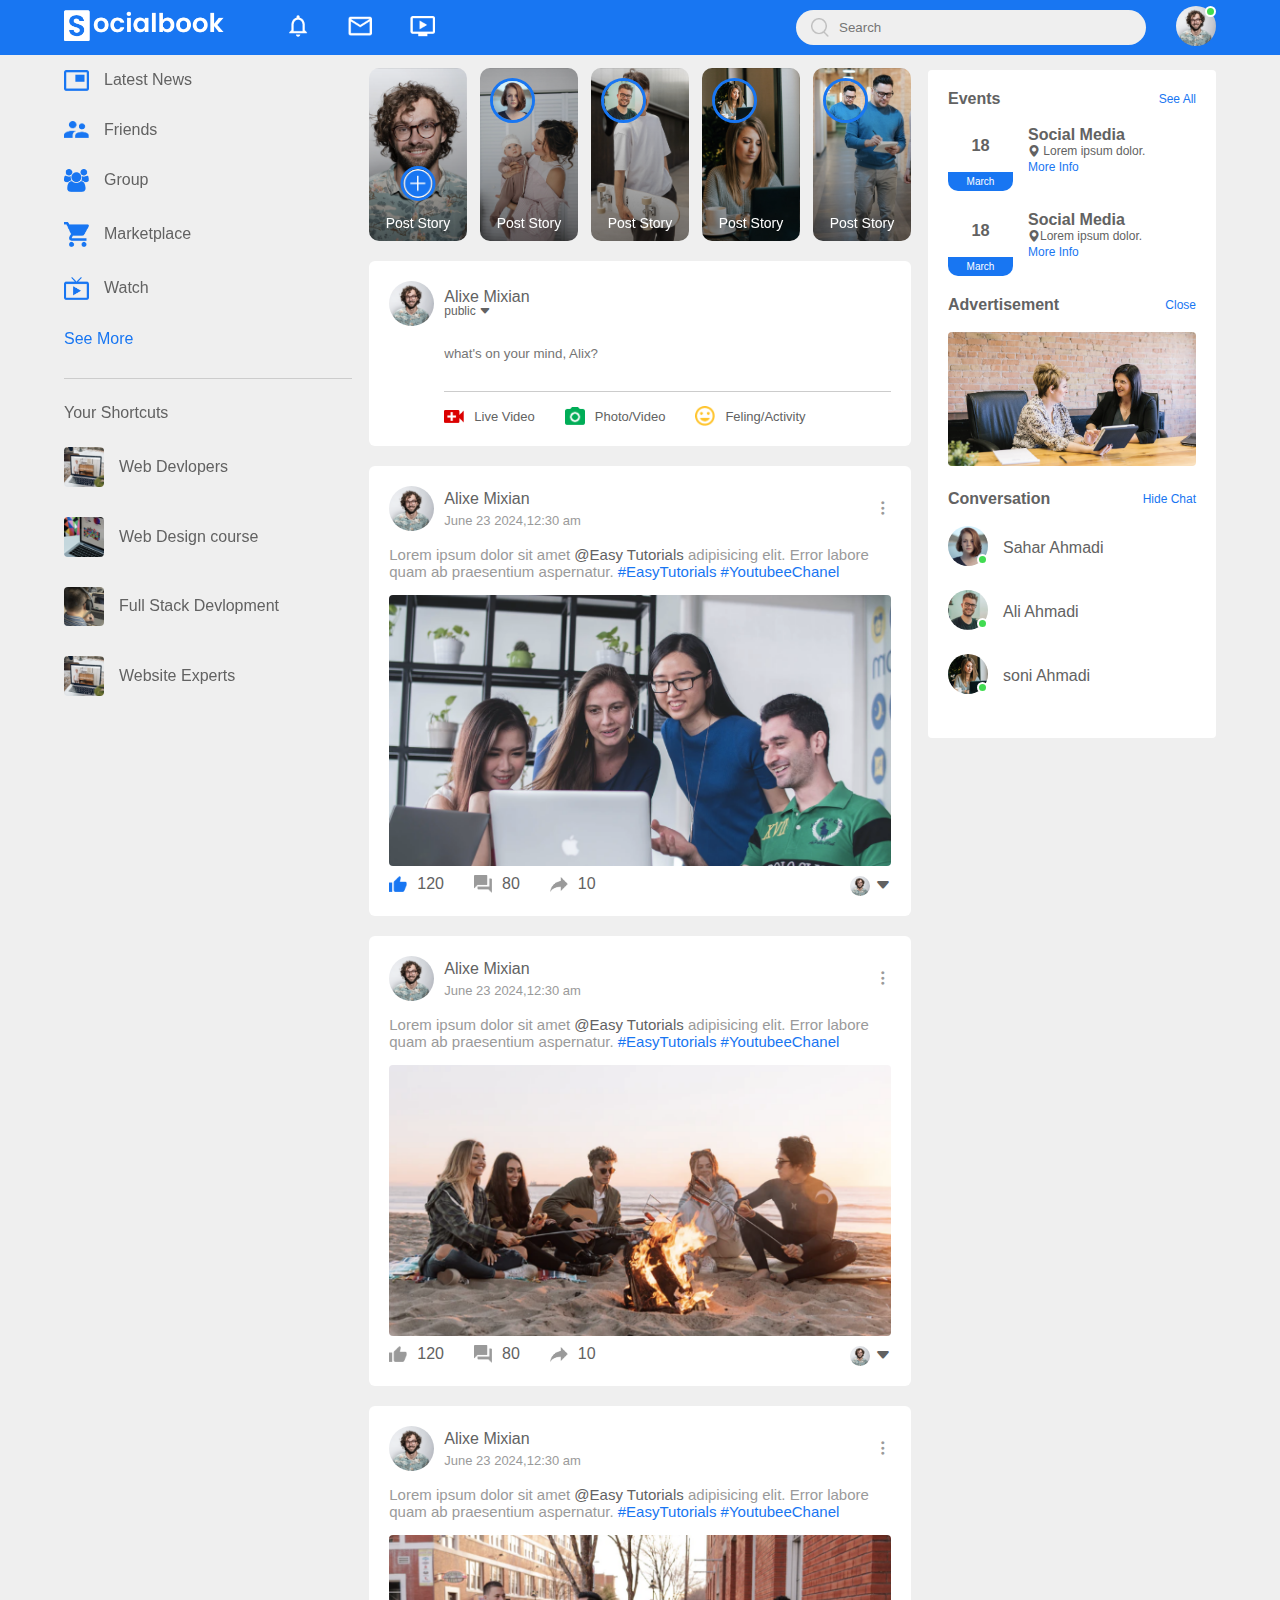
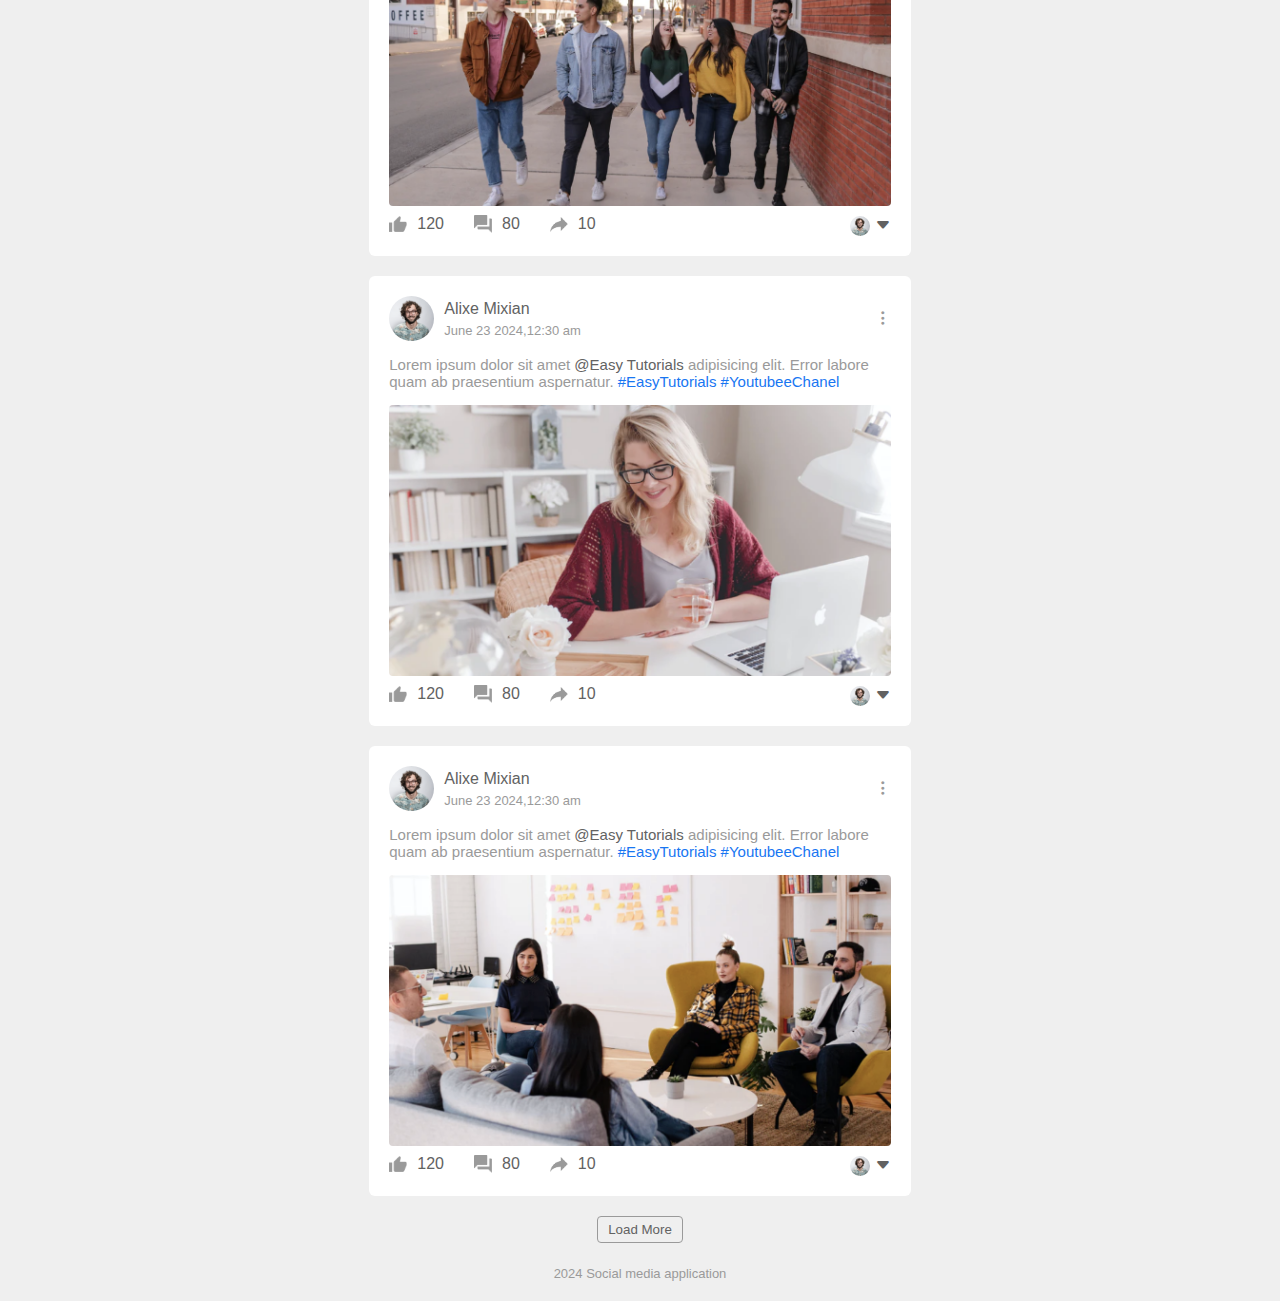
<file: index.html>
<!DOCTYPE html>
<html lang="en">
  <head>
    <meta charset="UTF-8" />
    <meta name="viewport" content="width=device-width, initial-scale=1.0" />
    <title>SocialMedia</title>
    <link rel="stylesheet" href="./style.css" />
    <link
      rel="stylesheet"
      href="https://cdn.jsdelivr.net/npm/bootstrap-icons@1.11.3/font/bootstrap-icons.min.css"
    />
  </head>
  <body>
    <nav>
      <div class="nav-left">
        <a href="index.html"> <img class="logo" src="./images/logo.png" alt="logo" /></a>
        <ul>
          <li><img src="images/notification.png" alt="" /></li>
          <li><img src="images/inbox.png" alt="" /></li>
          <li><img src="images/video.png" alt="" /></li>
        </ul>
      </div>
      <div class="nav-right">
        <div class="search-box">
          <img src="images/search.png" alt="" />
          <input type="text" placeholder="Search" />
        </div>
        <div class="nav-user-icon online" onclick="settingsMenuToggle()">
          <img src="images/profile-pic.png" alt="" />
        </div>
      </div>
      <!-- settings-menu -->

      <div class="settings-menu">
        <div id="dark-btn" >
          <span></span>
        </div>

        <div class="settings-menu-inner">
          <div class="user-profile">
            <img src="./images/profile-pic.png" alt="" />
            <div>
              <p>Alixe Mixian</p>
              <a href="profile.html">See your profile</a>
            </div>
          </div>
          <hr />
          <div class="user-profile">
            <img src="./images/feedback.png" alt="" />
            <div>
              <p>Give Feedback</p>
              <a href="#">Help us to improve the new design</a>
            </div>
          </div>
          <hr />
          <div class="settings-links">
            <img src="./images/setting.png" class="settings-icon" />
            <a href="#"
              >Settings & Privacy <img src="./images/arrow.png" width="10px"
            /></a>
          </div>
          <div class="settings-links">
            <img src="./images/help.png" class="settings-icon" />
            <a href="#">
              Help & Support <img src="./images/arrow.png" width="10px"
            /></a>
          </div>
          <div class="settings-links">
            <img src="./images/display.png" class="settings-icon" />
            <a href="#"
              >Display & Accessibility
              <img src="./images/arrow.png" width="10px"
            /></a>
          </div>

          <div class="settings-links">
            <img src="./images/logout.png" class="settings-icon" />
            <a href="#">Logout <img src="./images/arrow.png" width="10px" /></a>
          </div>
        </div>
      </div>
    </nav>

    <div class="container">
      <!-- left sidebar------->
      <div class="left-sidebar">
        <div class="imp-links">
          <a href=""><img src="images/news.png" alt="" />Latest News</a>
          <a href=""><img src="images/friends.png" alt="" />Friends</a>
          <a href=""><img src="images/group.png" alt="" />Group</a>
          <a href=""><img src="images/marketplace.png" alt="" />Marketplace</a>
          <a href=""><img src="images/watch.png" alt="" />Watch</a>
          <a href="">See More</a>
        </div>

        <div class="shortcut-links">
          <p>Your Shortcuts</p>
          <a href=""
            ><img src="./images/shortcut-1.png" alt="" />Web Devlopers</a
          >
          <a href=""
            ><img src="./images/shortcut-2.png" alt="" />Web Design course
          </a>
          <a href=""
            ><img src="./images/shortcut-3.png" alt="" />Full Stack
            Devlopment</a
          >
          <a href=""
            ><img src="./images/shortcut-1.png" alt="" />Website Experts</a
          >
        </div>
      </div>
      <!-- main content------->
      <div class="main-content">
        <div class="story-gallery">
          <div class="story story1">
            <img src="./images/upload.png" alt="" />
            <p>Post Story</p>
          </div>
          <div class="story story2">
            <img src="./images/member-1.png" alt="" />
            <p>Post Story</p>
          </div>
          <div class="story story3">
            <img src="./images/member-2.png" alt="" />
            <p>Post Story</p>
          </div>
          <div class="story story4">
            <img src="./images/member-3.png" alt="" />
            <p>Post Story</p>
          </div>
          <div class="story story5">
            <img src="./images/member-4.png" alt="" />
            <p>Post Story</p>
          </div>
        </div>

        <div class="write-post-container">
          <div class="user-profile">
            <img src="./images/profile-pic.png" alt="" />
            <div>
              <p>Alixe Mixian</p>
              <small>public <i class="bi bi-caret-down-fill"></i></small>
            </div>
          </div>

          <div class="post-input-container">
            <textarea
              rows="3"
              placeholder="what's on your mind, Alix?"
            ></textarea>
            <div class="add-post-links">
              <a href="#"
                ><img src="./images/live-video.png" alt="" />Live Video</a
              >
              <a href="#"
                ><img src="./images/photo.png" alt="" /> Photo/Video</a
              >
              <a href="#"
                ><img src="./images/feeling.png" alt="" /> Feling/Activity</a
              >
            </div>
          </div>
        </div>
        <div class="post-container">
          <div class="post-row">
            <div class="user-profile">
              <img src="./images/profile-pic.png" alt="" />
              <div class="data-span">
                <p>Alixe Mixian</p>
                <span>June 23 2024,12:30 am</span>
              </div>
            </div>
            <a href="#"><i class="bi bi-three-dots-vertical"></i></a>
          </div>

          <p class="post-text">
            Lorem ipsum dolor sit amet
            <span>@Easy Tutorials</span> adipisicing elit. Error labore quam ab
            praesentium aspernatur. <a href="">#EasyTutorials</a>
            <a href="">#YoutubeeChanel</a>
          </p>
          <img src="./images/feed-image-1.png" alt="" class="post-img" />
          <div class="post-row">
            <div class="activity-icons">
              <div>
                <div><img src="./images/like-blue.png" />120</div>
                <div><img src="./images/comments.png" />80</div>
                <div><img src="./images/share.png" />10</div>
              </div>
            </div>
            <div class="post-profile-icon">
              <img src="./images/profile-pic.png" alt="" />
              <i class="bi bi-caret-down-fill"></i>
            </div>
          </div>
        </div>
        <div class="post-container">
          <div class="post-row">
            <div class="user-profile">
              <img src="./images/profile-pic.png" alt="" />
              <div class="data-span">
                <p>Alixe Mixian</p>
                <span>June 23 2024,12:30 am</span>
              </div>
            </div>
            <a href="#"><i class="bi bi-three-dots-vertical"></i></a>
          </div>

          <p class="post-text">
            Lorem ipsum dolor sit amet
            <span>@Easy Tutorials</span> adipisicing elit. Error labore quam ab
            praesentium aspernatur. <a href="">#EasyTutorials</a>
            <a href="">#YoutubeeChanel</a>
          </p>
          <img src="./images/feed-image-2.png" alt="" class="post-img" />
          <div class="post-row">
            <div class="activity-icons">
              <div>
                <div><img src="./images/like.png" />120</div>
                <div><img src="./images/comments.png" />80</div>
                <div><img src="./images/share.png" />10</div>
              </div>
            </div>
            <div class="post-profile-icon">
              <img src="./images/profile-pic.png" alt="" />
              <i class="bi bi-caret-down-fill"></i>
            </div>
          </div>
        </div>
        <div class="post-container">
          <div class="post-row">
            <div class="user-profile">
              <img src="./images/profile-pic.png" alt="" />
              <div class="data-span">
                <p>Alixe Mixian</p>
                <span>June 23 2024,12:30 am</span>
              </div>
            </div>
            <a href="#"><i class="bi bi-three-dots-vertical"></i></a>
          </div>

          <p class="post-text">
            Lorem ipsum dolor sit amet
            <span>@Easy Tutorials</span> adipisicing elit. Error labore quam ab
            praesentium aspernatur. <a href="">#EasyTutorials</a>
            <a href="">#YoutubeeChanel</a>
          </p>
          <img src="./images/feed-image-3.png" alt="" class="post-img" />
          <div class="post-row">
            <div class="activity-icons">
              <div>
                <div><img src="./images/like.png" />120</div>
                <div><img src="./images/comments.png" />80</div>
                <div><img src="./images/share.png" />10</div>
              </div>
            </div>
            <div class="post-profile-icon">
              <img src="./images/profile-pic.png" alt="" />
              <i class="bi bi-caret-down-fill"></i>
            </div>
          </div>
        </div>
        <div class="post-container">
          <div class="post-row">
            <div class="user-profile">
              <img src="./images/profile-pic.png" alt="" />
              <div class="data-span">
                <p>Alixe Mixian</p>
                <span>June 23 2024,12:30 am</span>
              </div>
            </div>
            <a href="#"><i class="bi bi-three-dots-vertical"></i></a>
          </div>

          <p class="post-text">
            Lorem ipsum dolor sit amet
            <span>@Easy Tutorials</span> adipisicing elit. Error labore quam ab
            praesentium aspernatur. <a href="">#EasyTutorials</a>
            <a href="">#YoutubeeChanel</a>
          </p>
          <img src="./images/feed-image-4.png" alt="" class="post-img" />
          <div class="post-row">
            <div class="activity-icons">
              <div>
                <div><img src="./images/like.png" />120</div>
                <div><img src="./images/comments.png" />80</div>
                <div><img src="./images/share.png" />10</div>
              </div>
            </div>
            <div class="post-profile-icon">
              <img src="./images/profile-pic.png" alt="" />
              <i class="bi bi-caret-down-fill"></i>
            </div>
          </div>
        </div>
        <div class="post-container">
          <div class="post-row">
            <div class="user-profile">
              <img src="./images/profile-pic.png" alt="" />
              <div class="data-span">
                <p>Alixe Mixian</p>
                <span>June 23 2024,12:30 am</span>
              </div>
            </div>
            <a href="#"><i class="bi bi-three-dots-vertical"></i></a>
          </div>

          <p class="post-text">
            Lorem ipsum dolor sit amet
            <span>@Easy Tutorials</span> adipisicing elit. Error labore quam ab
            praesentium aspernatur. <a href="">#EasyTutorials</a>
            <a href="">#YoutubeeChanel</a>
          </p>
          <img src="./images/feed-image-5.png" alt="" class="post-img" />
          <div class="post-row">
            <div class="activity-icons">
              <div>
                <div><img src="./images/like.png" />120</div>
                <div><img src="./images/comments.png" />80</div>
                <div><img src="./images/share.png" />10</div>
              </div>
            </div>
            <div class="post-profile-icon">
              <img src="./images/profile-pic.png" alt="" />
              <i class="bi bi-caret-down-fill"></i>
            </div>
          </div>
        </div>

        <button type="button" class="load-more-btn">Load More</button>
      </div>
      <!-- right sidebar------->
      <div class="right-sidebar">
        <div class="sidebar-title">
          <h4>Events</h4>
          <a href="#">See All</a>
        </div>
        <div class="event">
          <div class="left-event">
            <h3>18</h3>
            <span>March</span>
          </div>
          <div class="right-event">
            <h4>Social Media</h4>
            <p><i class="bi bi-geo-alt-fill"></i> Lorem ipsum dolor.</p>
            <a href="#">More Info</a>
          </div>
        </div>
        <div class="event">
          <div class="left-event">
            <h3>18</h3>
            <span>March</span>
          </div>
          <div class="right-event">
            <h4>Social Media</h4>
            <p><i class="bi bi-geo-alt-fill"></i>Lorem ipsum dolor.</p>
            <a href="#">More Info</a>
          </div>
        </div>

        <div class="sidebar-title">
          <h4>Advertisement</h4>
          <a href="#">Close</a>
        </div>

        <img src="./images/advertisement.png" alt="" class="sidebar-ads" />

        <div class="sidebar-title">
          <h4>Conversation</h4>
          <a href="#">Hide Chat</a>
        </div>

        <div class="online-list">
          <div class="online">
            <img src="./images/member-1.png" alt="" />
          </div>
          <p>Sahar Ahmadi</p>
        </div>

        <div class="online-list">
          <div class="online">
            <img src="./images/member-2.png" alt="" />
          </div>
          <p>Ali Ahmadi</p>
        </div>
        <div class="online-list">
          <div class="online">
            <img src="./images/member-3.png" alt="" />
          </div>
          <p>soni Ahmadi</p>
        </div>
      </div>
    </div>
    <footer>
      <p>2024 Social media application</p>
    </footer>

    <script src="./js.js"></script>
  </body>
</html>
</file>
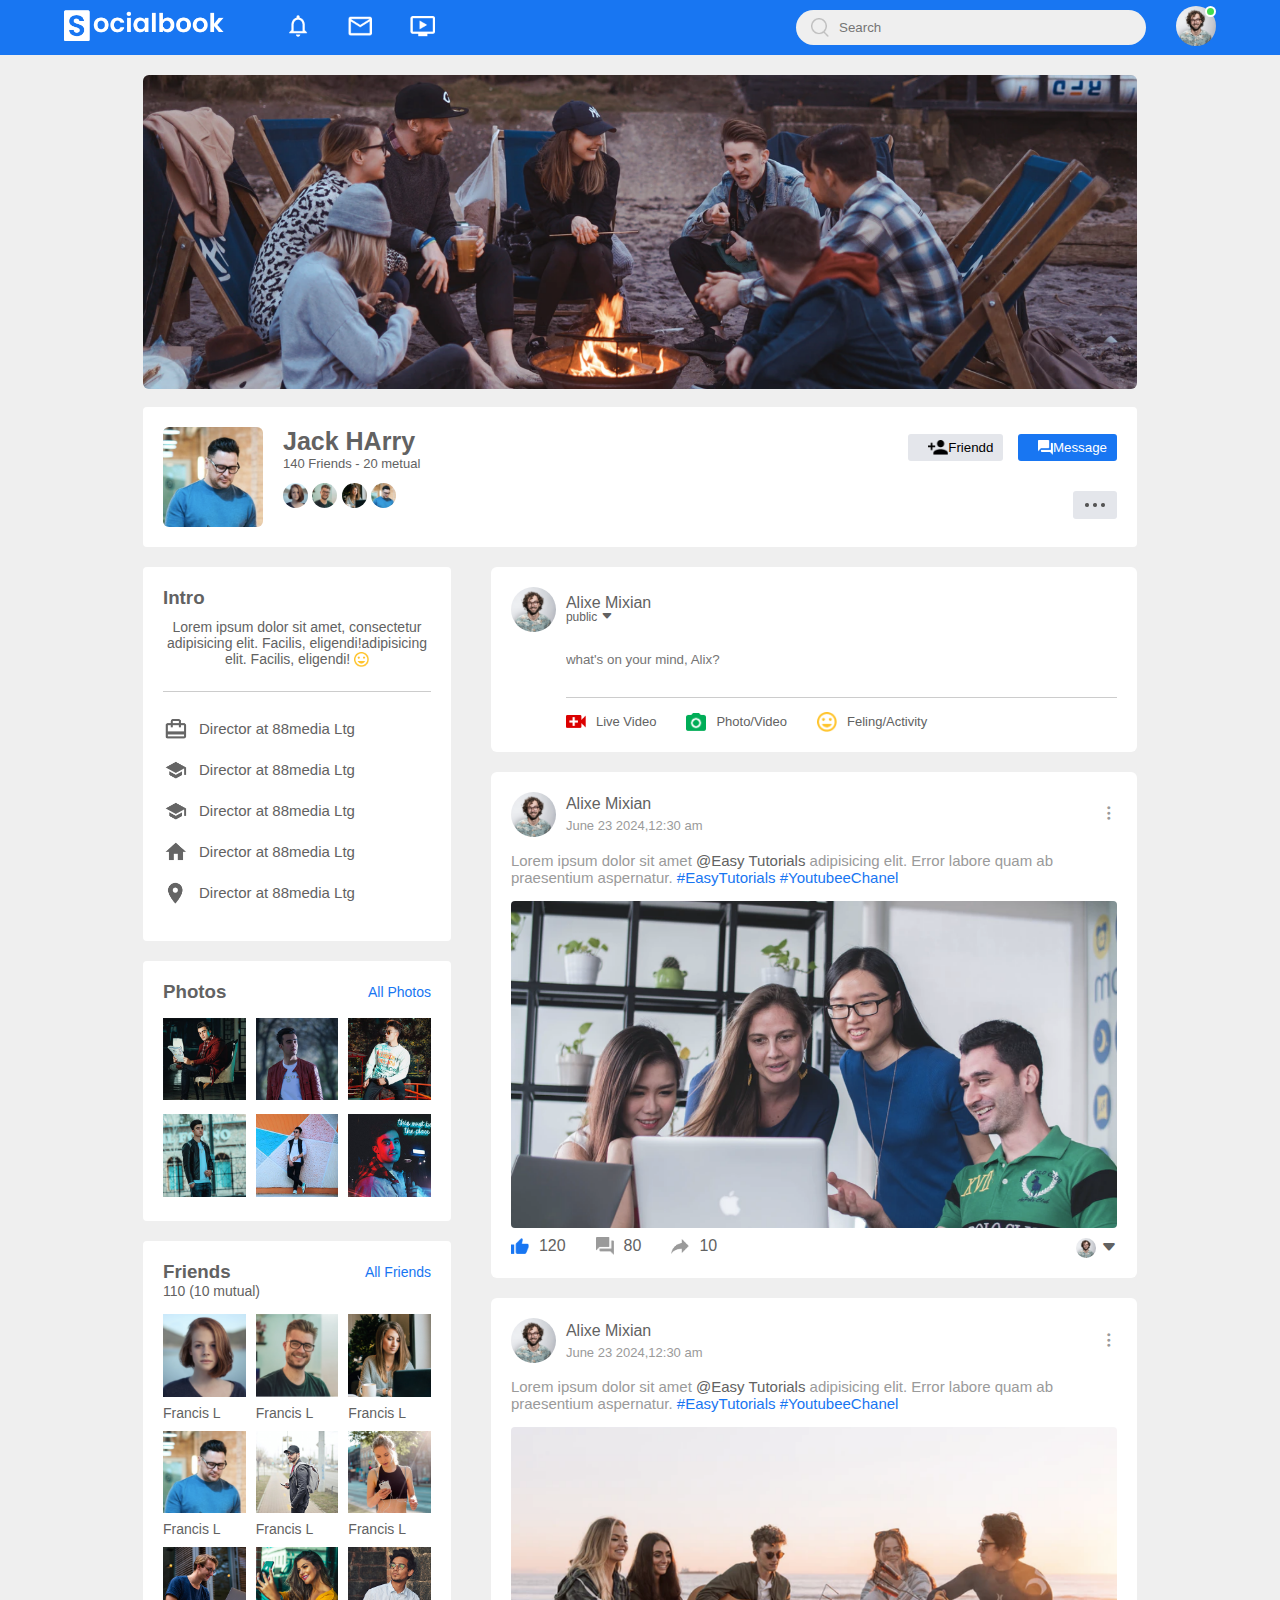
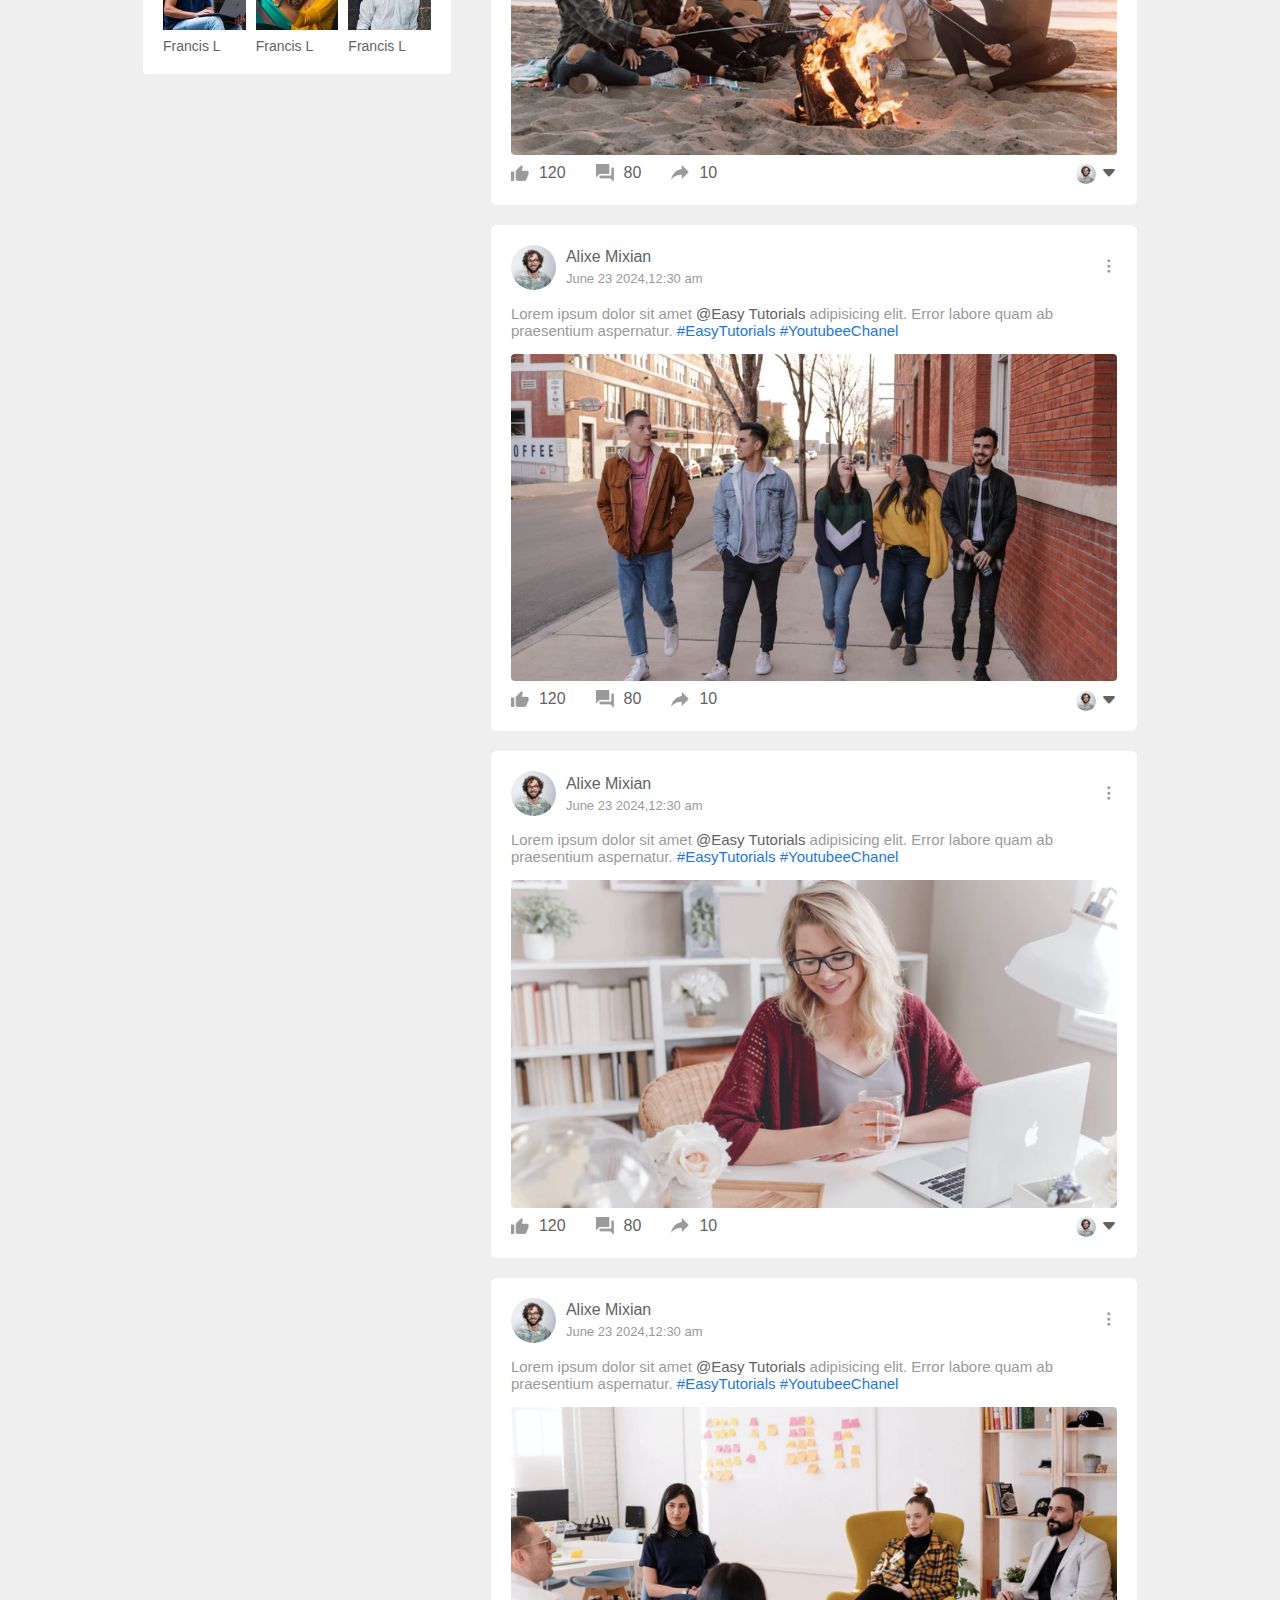
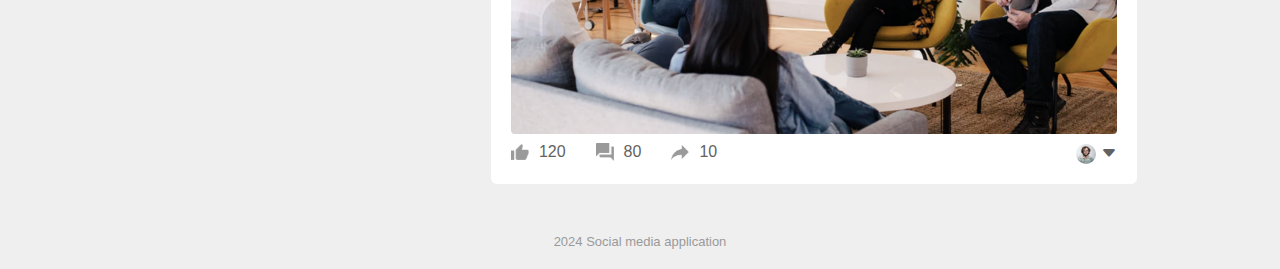
<file: profile.html>
<!DOCTYPE html>
<html lang="en">
  <head>
    <meta charset="UTF-8" />
    <meta name="viewport" content="width=device-width, initial-scale=1.0" />
    <title>Profile page SocialMedia</title>
    <link rel="stylesheet" href="./style.css" />
    <link
      rel="stylesheet"
      href="https://cdn.jsdelivr.net/npm/bootstrap-icons@1.11.3/font/bootstrap-icons.min.css"
    />
  </head>
  <body>
    <nav>
      <div class="nav-left">
        <a href="index.html"> <img class="logo" src="./images/logo.png" alt="logo" /></a>
        <ul>
          <li><img src="images/notification.png" alt="" /></li>
          <li><img src="images/inbox.png" alt="" /></li>
          <li><img src="images/video.png" alt="" /></li>
        </ul>
      </div>
      <div class="nav-right">
        <div class="search-box">
          <img src="images/search.png" alt="" />
          <input type="text" placeholder="Search" />
        </div>
        <div class="nav-user-icon online" onclick="settingsMenuToggle()">
          <img src="images/profile-pic.png" alt="" />
        </div>
      </div>
      <!-- settings-menu -->

      <div class="settings-menu">
        <div id="dark-btn">
          <span></span>
        </div>

        <div class="settings-menu-inner">
          <div class="user-profile">
            <img src="./images/profile-pic.png" alt="" />
            <div>
              <p>Alixe Mixian</p>
              <a href="profile.html">See your profile</a>
            </div>
          </div>
          <hr />
          <div class="user-profile">
            <img src="./images/feedback.png" alt="" />
            <div>
              <p>Give Feedback</p>
              <a href="#">Help us to improve the new design</a>
            </div>
          </div>
          <hr />
          <div class="settings-links">
            <img src="./images/setting.png" class="settings-icon" />
            <a href="#"
              >Settings & Privacy <img src="./images/arrow.png" width="10px"
            /></a>
          </div>
          <div class="settings-links">
            <img src="./images/help.png" class="settings-icon" />
            <a href="#">
              Help & Support <img src="./images/arrow.png" width="10px"
            /></a>
          </div>
          <div class="settings-links">
            <img src="./images/display.png" class="settings-icon" />
            <a href="#"
              >Display & Accessibility
              <img src="./images/arrow.png" width="10px"
            /></a>
          </div>

          <div class="settings-links">
            <img src="./images/logout.png" class="settings-icon" />
            <a href="#">Logout <img src="./images/arrow.png" width="10px" /></a>
          </div>
        </div>
      </div>
    </nav>

    <!-- profile page------------- -->
    <div style="width: 80%; margin: auto">
      <div class="profile-container">
        <img src="./images/cover.png" class="cover-img" />
        <div class="profile-details">
          <div class="pd-left">
            <div class="pd-row">
              <img src="./images/profile.png" class="pd-image" />
              <div>
                <h3>Jack HArry</h3>
                <p>140 Friends - 20 metual</p>
                <img src="./images/member-1.png" />
                <img src="./images/member-2.png" />
                <img src="./images/member-3.png" />
                <img src="./images/member-4.png" />
              </div>
            </div>
          </div>
          <div class="pd-right">
            <button type="button">
              <img src="./images/add-friends.png" alt="" />Friendd
            </button>
            <button type="button">
              <img src="./images/message.png" alt="" />Message
            </button>
            <br />
            <a href=""><img src="./images/more.png" alt="" /></a>
          </div>
        </div>

        <div class="profile-info">
          <div class="info-col">
            <div class="profile-intro">
              <h3>Intro</h3>
              <p class="intro-text">
                Lorem ipsum dolor sit amet, consectetur adipisicing elit.
                Facilis, eligendi!adipisicing elit. Facilis, eligendi!
                <img src="./images/feeling.png" alt="" />
              </p>
              <hr />
              <ul>
                <li>
                  <img src="./images/profile-job.png" /> Director at 88media Ltg
                </li>
                <li>
                  <img src="./images/profile-study.png" alt="" /> Director at
                  88media Ltg
                </li>
                <li>
                  <img src="./images/profile-study.png" alt="" />Director at
                  88media Ltg
                </li>
                <li>
                  <img src="./images/profile-home.png" alt="" />Director at
                  88media Ltg
                </li>
                <li>
                  <img src="./images/profile-location.png" alt="" />Director at
                  88media Ltg
                </li>
              </ul>
            </div>

            <div class="profile-intro">
              <div class="title-box">
                <h3>Photos</h3>
                <a href="">All Photos</a>
              </div>

              <div class="photo-box">
                <div><img src="./images/photo1.png" alt="" /></div>
                <div><img src="./images/photo2.png" alt="" /></div>
                <div><img src="./images/photo3.png" alt="" /></div>
                <div><img src="./images/photo4.png" alt="" /></div>
                <div><img src="./images/photo5.png" alt="" /></div>
                <div><img src="./images/photo6.png" alt="" /></div>
              </div>
            </div>

            <div class="profile-intro">
              <div class="title-box">
                <h3>Friends</h3>
                <a href="">All Friends</a>
              </div>
              <p>110 (10 mutual)</p>
              <div class="friends-box">
                <div>
                  <img src="./images/member-1.png" alt="" />
                  <p>Francis L</p>
                </div>
                <div>
                  <img src="./images/member-2.png" alt="" />
                  <p>Francis L</p>
                </div>
                <div>
                  <img src="./images/member-3.png" alt="" />
                  <p>Francis L</p>
                </div>
                <div>
                  <img src="./images/member-4.png" alt="" />
                  <p>Francis L</p>
                </div>
                <div>
                  <img src="./images/member-5.png" alt="" />
                  <p>Francis L</p>
                </div>
                <div>
                  <img src="./images/member-6.png" alt="" />
                  <p>Francis L</p>
                </div>
                <div>
                  <img src="./images/member-7.png" alt="" />
                  <p>Francis L</p>
                </div>
                <div>
                  <img src="./images/member-8.png" alt="" />
                  <p>Francis L</p>
                </div>
                <div>
                  <img src="./images/member-9.png" alt="" />
                  <p>Francis L</p>
                </div>
              </div>
            </div>
          </div>
          <div class="post-col">
            <div class="write-post-container">
              <div class="user-profile">
                <img src="./images/profile-pic.png" alt="" />
                <div>
                  <p>Alixe Mixian</p>
                  <small>public <i class="bi bi-caret-down-fill"></i></small>
                </div>
              </div>

              <div class="post-input-container">
                <textarea
                  rows="3"
                  placeholder="what's on your mind, Alix?"
                ></textarea>
                <div class="add-post-links">
                  <a href="#"
                    ><img src="./images/live-video.png" alt="" />Live Video</a
                  >
                  <a href="#"
                    ><img src="./images/photo.png" alt="" /> Photo/Video</a
                  >
                  <a href="#"
                    ><img src="./images/feeling.png" alt="" />
                    Feling/Activity</a
                  >
                </div>
              </div>
            </div>
            <div class="post-container">
              <div class="post-row">
                <div class="user-profile">
                  <img src="./images/profile-pic.png" alt="" />
                  <div class="data-span">
                    <p>Alixe Mixian</p>
                    <span>June 23 2024,12:30 am</span>
                  </div>
                </div>
                <a href="#"><i class="bi bi-three-dots-vertical"></i></a>
              </div>

              <p class="post-text">
                Lorem ipsum dolor sit amet
                <span>@Easy Tutorials</span> adipisicing elit. Error labore quam
                ab praesentium aspernatur. <a href="">#EasyTutorials</a>
                <a href="">#YoutubeeChanel</a>
              </p>
              <img src="./images/feed-image-1.png" alt="" class="post-img" />
              <div class="post-row">
                <div class="activity-icons">
                  <div>
                    <div><img src="./images/like-blue.png" />120</div>
                    <div><img src="./images/comments.png" />80</div>
                    <div><img src="./images/share.png" />10</div>
                  </div>
                </div>
                <div class="post-profile-icon">
                  <img src="./images/profile-pic.png" alt="" />
                  <i class="bi bi-caret-down-fill"></i>
                </div>
              </div>
            </div>
            <div class="post-container">
              <div class="post-row">
                <div class="user-profile">
                  <img src="./images/profile-pic.png" alt="" />
                  <div class="data-span">
                    <p>Alixe Mixian</p>
                    <span>June 23 2024,12:30 am</span>
                  </div>
                </div>
                <a href="#"><i class="bi bi-three-dots-vertical"></i></a>
              </div>

              <p class="post-text">
                Lorem ipsum dolor sit amet
                <span>@Easy Tutorials</span> adipisicing elit. Error labore quam
                ab praesentium aspernatur. <a href="">#EasyTutorials</a>
                <a href="">#YoutubeeChanel</a>
              </p>
              <img src="./images/feed-image-2.png" alt="" class="post-img" />
              <div class="post-row">
                <div class="activity-icons">
                  <div>
                    <div><img src="./images/like.png" />120</div>
                    <div><img src="./images/comments.png" />80</div>
                    <div><img src="./images/share.png" />10</div>
                  </div>
                </div>
                <div class="post-profile-icon">
                  <img src="./images/profile-pic.png" alt="" />
                  <i class="bi bi-caret-down-fill"></i>
                </div>
              </div>
            </div>
            <div class="post-container">
              <div class="post-row">
                <div class="user-profile">
                  <img src="./images/profile-pic.png" alt="" />
                  <div class="data-span">
                    <p>Alixe Mixian</p>
                    <span>June 23 2024,12:30 am</span>
                  </div>
                </div>
                <a href="#"><i class="bi bi-three-dots-vertical"></i></a>
              </div>

              <p class="post-text">
                Lorem ipsum dolor sit amet
                <span>@Easy Tutorials</span> adipisicing elit. Error labore quam
                ab praesentium aspernatur. <a href="">#EasyTutorials</a>
                <a href="">#YoutubeeChanel</a>
              </p>
              <img src="./images/feed-image-3.png" alt="" class="post-img" />
              <div class="post-row">
                <div class="activity-icons">
                  <div>
                    <div><img src="./images/like.png" />120</div>
                    <div><img src="./images/comments.png" />80</div>
                    <div><img src="./images/share.png" />10</div>
                  </div>
                </div>
                <div class="post-profile-icon">
                  <img src="./images/profile-pic.png" alt="" />
                  <i class="bi bi-caret-down-fill"></i>
                </div>
              </div>
            </div>
            <div class="post-container">
              <div class="post-row">
                <div class="user-profile">
                  <img src="./images/profile-pic.png" alt="" />
                  <div class="data-span">
                    <p>Alixe Mixian</p>
                    <span>June 23 2024,12:30 am</span>
                  </div>
                </div>
                <a href="#"><i class="bi bi-three-dots-vertical"></i></a>
              </div>

              <p class="post-text">
                Lorem ipsum dolor sit amet
                <span>@Easy Tutorials</span> adipisicing elit. Error labore quam
                ab praesentium aspernatur. <a href="">#EasyTutorials</a>
                <a href="">#YoutubeeChanel</a>
              </p>
              <img src="./images/feed-image-4.png" alt="" class="post-img" />
              <div class="post-row">
                <div class="activity-icons">
                  <div>
                    <div><img src="./images/like.png" />120</div>
                    <div><img src="./images/comments.png" />80</div>
                    <div><img src="./images/share.png" />10</div>
                  </div>
                </div>
                <div class="post-profile-icon">
                  <img src="./images/profile-pic.png" alt="" />
                  <i class="bi bi-caret-down-fill"></i>
                </div>
              </div>
            </div>
            <div class="post-container">
              <div class="post-row">
                <div class="user-profile">
                  <img src="./images/profile-pic.png" alt="" />
                  <div class="data-span">
                    <p>Alixe Mixian</p>
                    <span>June 23 2024,12:30 am</span>
                  </div>
                </div>
                <a href="#"><i class="bi bi-three-dots-vertical"></i></a>
              </div>

              <p class="post-text">
                Lorem ipsum dolor sit amet
                <span>@Easy Tutorials</span> adipisicing elit. Error labore quam
                ab praesentium aspernatur. <a href="">#EasyTutorials</a>
                <a href="">#YoutubeeChanel</a>
              </p>
              <img src="./images/feed-image-5.png" alt="" class="post-img" />
              <div class="post-row">
                <div class="activity-icons">
                  <div>
                    <div><img src="./images/like.png" />120</div>
                    <div><img src="./images/comments.png" />80</div>
                    <div><img src="./images/share.png" />10</div>
                  </div>
                </div>
                <div class="post-profile-icon">
                  <img src="./images/profile-pic.png" alt="" />
                  <i class="bi bi-caret-down-fill"></i>
                </div>
              </div>
            </div>
          </div>
        </div>
      </div>
    </div>
    <footer>
      <p>2024 Social media application</p>
    </footer>

    <script src="./js.js"></script>
  </body>
</html>
</file>
<file: style.css>
* {
  margin: 0px;
  padding: 0px;
  font-family: sans-serif;
  box-sizing: border-box;
}
:root {
  --body-color: #efefef;
  --nav-color: #1876f2;
  --bg-color: #fff;
}
.dark-theme {
  --body-color: #0a0a0a;
  --nav-color: #000;
  --bg-color: #000;
}
body {
  background: var(--body-color);
  transition: background 0.3s;
}
nav {
  display: flex;
  align-items: center;
  justify-content: space-between;
  background: var(--nav-color);
  padding: 5px 5%;
  position: sticky;
  top: 0;
  z-index: 100;
}
.logo {
  width: 160px;
  margin-right: 45px;
}
.nav-left,
.nav-right {
  display: flex;
  align-items: center;
}
.nav-left ul li {
  list-style: none;
  display: inline-block;
}
.nav-left ul li img {
  width: 28px;
  margin: 0px 15px;
}
.nav-user-icon img {
  width: 40px;
  border-radius: 50%;
  cursor: pointer;
}
.nav-user-icon {
  margin-left: 30px;
}
.search-box {
  background: #efefef;
  width: 350px;
  border-radius: 20px;
  display: flex;
  align-items: center;
  padding: 0 15px;
}
.search-box img {
  width: 18px;
}
.search-box input {
  width: 100%;
  background: transparent;
  padding: 10px;
  outline: none;
  border: 0;
}
.online {
  position: relative;
}
.online::after {
  content: "";
  width: 7px;
  height: 7px;
  border: 2px solid #fff;
  border-radius: 50%;
  background: #41db51;
  position: absolute;
  top: 0;
  right: 0;
}
.container {
  display: flex;
  justify-content: space-between;
  padding: 13px 5%;
}
.left-sidebar {
  flex-basis: 25%;
  position: sticky;
  top: 70px;
  align-self: flex-start;
}
.right-sidebar {
  flex-basis: 25%;
  position: sticky;
  top: 70px;
  align-self: flex-start;
  background: var(--bg-color);
  padding: 20px;
  border-radius: 4px;
  color: #626262;
}
.main-content {
  width: 47%;
}
/* left sidebar */
.imp-links a,
.shortcut-links a {
  text-decoration: none;
  display: flex;
  align-items: center;
  margin-bottom: 30px;
  color: #626262;
  width: fit-content;
}
.imp-links a img {
  width: 25px;
  margin-right: 15px;
}
.imp-links a:last-child {
  color: #1876f2;
}
.imp-links {
  border-bottom: 1px solid #ccc;
}

.shortcut-links a img {
  width: 40px;
  border-radius: 4px;
  margin-right: 15px;
}
.shortcut-links p {
  margin: 25px 0;
  color: #626262;
  font-weight: 500;
}

.sidebar-title {
  display: flex;
  align-items: center;
  justify-content: space-between;
  margin-bottom: 18px;
}
.right-sidebar h4 {
  font-weight: 600;
  font-size: 16px;
}
.sidebar-title a {
  text-decoration: none;
  color: #1876f2;
  font-size: 12px;
}

.event {
  display: flex;
  font-size: 14px;
  margin-bottom: 20px;
}
.left-event {
  border-radius: 10px;
  height: 65px;
  width: 65px;
  margin-right: 15px;
  padding-top: 10px;
  text-align: center;
  position: relative;
  overflow: hidden;
  box-shadow: rgba(0, 0, 0, 0.1);
}
.event p {
  font-size: 12px;
}
.event a {
  font-size: 12px;
  text-decoration: none;
  color: #1876f2;
}
.left-event span {
  position: absolute;
  bottom: 0;
  left: 0;
  width: 100%;
  background: #1876f2;
  color: #fff;
  font-size: 10px;
  padding: 4px 0;
}
.sidebar-ads {
  width: 100%;
  margin-bottom: 20px;
  border-radius: 4px;
}
.online-list {
  display: flex;
  align-items: center;
  margin-bottom: 20px;
}

.online-list .online img {
  width: 40px;
  border-radius: 50%;
}
.online-list .online {
  width: 40px;
  border-radius: 50%;
  margin-right: 15px;
}
.online-list .online::after {
  top: unset;
  bottom: 5px;
}
.story-gallery {
  display: flex;
  justify-content: space-between;
  margin-bottom: 20px;
}
.story {
  flex-basis: 18%;
  padding-top: 32%;
  position: relative;
  background-position: center;
  background-size: cover;
  border-radius: 10px;
}
.story img {
  position: absolute;
  width: 45px;
  border-radius: 50%;
  top: 10px;
  left: 10px;
  border: 3px solid #1876f2;
}
.story p {
  position: absolute;
  bottom: 10px;
  width: 100%;
  text-align: center;
  color: #fff;
  font-size: 14px;
}
.story1 {
  background-image: linear-gradient(transparent, rgba(0, 0, 0, 0.5)),
    url(images/status-1.png);
}

.story2 {
  background-image: linear-gradient(transparent, rgba(0, 0, 0, 0.5)),
    url(images/status-2.png);
}
.story3 {
  background-image: linear-gradient(transparent, rgba(0, 0, 0, 0.5)),
    url(images/status-3.png);
}
.story4 {
  background-image: linear-gradient(transparent, rgba(0, 0, 0, 0.5)),
    url(images/status-4.png);
}
.story5 {
  background-image: linear-gradient(transparent, rgba(0, 0, 0, 0.5)),
    url(images/status-5.png);
}
.story.story1 img {
  top: unset;
  left: 50%;
  bottom: 40px;
  transform: translateX(-50%);
  width: 35px;
}
.write-post-container {
  width: 100%;
  background: var(--bg-color);
  border-radius: 6px;
  padding: 20px;
  color: #626262;
}
.user-profile {
  display: flex;
  align-items: center;
}

.user-profile img {
  width: 45px;
  border-radius: 50%;
  margin-right: 10px;
}
.user-profile p {
  margin-bottom: -5px;
  font-weight: 500;
  color: #626262;
}
.user-profile small {
  font-size: 12px;
}
.post-input-container {
  padding-left: 55px;
  padding-top: 20px;
}
.post-input-container textarea {
  width: 100%;
  border: 0;
  outline: 0;
  border-bottom: 1px solid #ccc;
  background: transparent;
  resize: none;
}
.add-post-links {
  display: flex;
  margin-top: 10px;
}
.add-post-links a {
  text-decoration: none;
  display: flex;
  align-items: center;
  color: #626262;
  margin-right: 30px;
  font-size: 13px;
}
.add-post-links a img {
  width: 20px;
  margin-right: 10px;
}
.post-container {
  width: 100%;
  background: var(--bg-color);
  border-radius: 6px;
  padding: 20px;
  color: #626262;
  margin: 20px 0;
}
.user-profile span {
  font-size: 13px;
  color: #9a9a9a;
}

.post-text {
  color: #9a9a9a;
  margin: 15px 0;
  font-size: 15px;
}
.post-text span {
  color: #626262;
  font-weight: 500;
}
.post-text a {
  color: #1876f2;
  text-decoration: none;
}
.post-img {
  width: 100%;
  border-radius: 4px;
  margin-bottom: 5px;
}
.data-span span {
  display: block;
  margin-top: 10px;
}
.post-row {
  display: flex;
  align-items: center;
  justify-content: space-between;
}
.activity-icons div img {
  width: 18px;
  margin-right: 10px;
}
.activity-icons div {
  display: inline-flex;
  align-items: center;
  margin-right: 30px;
}
.post-profile-icon {
  display: flex;
  align-items: center;
}
.post-profile-icon img {
  width: 20px;
  border-radius: 50%;
  margin-right: 5px;
}
.post-row a {
  color: #9a9a9a;
}
.load-more-btn {
  display: block;
  margin: auto;
  cursor: pointer;
  padding: 5px 10px;
  border: 1px solid #9a9a9a;
  color: #626262;
  background: transparent;
  border-radius: 4px;
}
footer {
  text-align: center;
  color: #9a9a9a;
  padding: 10px 0px 20px;
  font-size: 13px;
}

.settings-menu {
  position: absolute;
  width: 90%;
  max-width: 317px;
  background: var(--bg-color);
  box-shadow: 0 0 10px rgba(0, 0, 0, 0.4);
  border-radius: 4px;
  overflow: hidden;
  top: 108%;
  right: 3%;
  max-height: 0;
  transition: max-height 0.3s;
}

.settings-menu-height {
  max-height: 380px;
}
.user-profile a {
  font-size: 12px;
  color: #1876f2;
  text-decoration: none;
}
.settings-menu-inner {
  padding: 20px;
}
.settings-menu hr {
  border: 0;
  height: 1px;
  background: #9a9a9a;
  margin: 15px 0;
}
.settings-links {
  display: flex;
  align-items: center;
  margin: 15px 0;
}

.settings-links .settings-icon {
  width: 28px;
  margin-right: 10px;
  border-radius: 50%;
}
.settings-links a {
  display: flex;
  flex: 1;
  align-items: center;
  justify-content: space-between;
  text-decoration: none;
  color: #626262;
  font-size: 13px;
}
#dark-btn {
  position: absolute;
  top: 20px;
  right: 20px;
  background: #ccc;
  width: 45px;
  border-radius: 15px;
  padding: 2px 3px;
  cursor: pointer;
  display: flex;
  transition: padding-left 0.5s, background 0.5s;
}
#dark-btn span {
  width: 18px;
  height: 18px;
  background: #fff;
  border-radius: 50%;
  display: inline-block;
}
#dark-btn.dark-btn-on {
  padding-left: 23px;
  background: #0a0a0a;
}

/* profile page */

.profile-container {
  padding: 20px 15px;
  color: #626262;
}
.cover-img {
  width: 100%;
  border-radius: 6px;
  margin-bottom: 14px;
}

.profile-details {
  background: var(--bg-color);
  padding: 20px;
  border-radius: 4px;
  display: flex;
  align-items: center;
  justify-content: space-between;
}
.pd-row {
  display: flex;
  align-items: flex-start;
}
.pd-image {
  width: 100px;
  margin-right: 20px;
  border-radius: 6px;
}
.pd-row div h3 {
  font-size: 25px;
  font-weight: 600;
}

.pd-row div p {
  font-size: 13px;
}
.pd-row div img {
  width: 25px;
  border-radius: 50%;
  margin-top: 12px;
}
.pd-right button {
  background: #1876f2;
  border: 0;
  outline: 0;
  padding: 6px 10px;
  display: inline-flex;
  align-items: center;
  color: var(--bg-color);
  border-radius: 3px;
  margin-left: 10px;
}
.pd-right button img {
  height: 15px;
  margin-left: 10px;
}
.pd-right button:first-child {
  background: #e4e6eb;
  color: #000;
}
.pd-right {
  text-align: right;
}
.pd-right a {
  background-color: #e4e6eb;
  border-radius: 3px;
  padding: 12px;
  display: inline-flex;
  margin-top: 30px;
}
.pd-right a img {
  width: 20px;
}
.profile-info {
  display: flex;
  align-items: flex-start;
  justify-content: space-between;
  margin-top: 20px;
}
.info-col {
  flex-basis: 33%;
}
.post-col {
  flex-basis: 65%;
}
.profile-intro {
  background: var(--bg-color);
  padding: 20px;
  margin-bottom: 20px;
  border-radius: 4px;
  margin-right: 20px;
}
.profile-intro h3 {
  font-weight: 600;
}
.intro-text {
  text-align: center;
  margin: 10px 0;
  font-size: 15px;
}
.intro-text img {
  width: 15px;
  margin-bottom: -3px;
}
.profile-intro hr {
  border: 0;
  height: 1px;
  background: #ccc;
  margin: 24px 0;
}
.profile-intro ul li {
  list-style: none;
  font-size: 15px;
  margin: 15px 0;
  display: flex;
  align-items: center;
}
.profile-intro ul li img {
  width: 26px;
  margin-right: 10px;
}
.title-box {
  display: flex;
  align-items: center;
  justify-content: space-between;
}

.title-box a {
  text-decoration: none;
  color: #1876f2;
  font-size: 14px;
}
.photo-box {
  display: grid;
  grid-template-columns: repeat(3, auto);
  grid-gap: 10px;
  margin-top: 15px;
}
.photo-box div img {
  width: 100%;
  cursor: pointer;
}
.profile-intro p {
  font-size: 14px;
}
.friends-box {
  display: grid;
  grid-template-columns: repeat(3, auto);
  grid-gap: 10px;
  margin-top: 15px;
}

.friends-box div img {
  width: 100%;
  cursor: pointer;
  padding-bottom: 20px;
}
.friends-box div {
  position: relative;
}
.friends-box p {
  position: absolute;
  bottom: 0;
  left: 0;
}
/* -------------media query for home page----- */
@media (max-width: 900px) {
  .right-sidebar,
  .left-sidebar {
    display: none;
  }
  nav {
    flex-wrap: wrap;
  }
  .search-box {
    display: none;
  }
  .logo {
    width: 110px;
    margin-right: 20px;
  }
  .nav-left ul li img {
    width: 20px;
    margin: 0px 8px;
  }
  .nav-user-icon img {
    width: 30px;
  }
  .nav-user-icon {
    margin-left: 0;
  }
  .add-post-links {
    flex-wrap: wrap;
  }
  .main-content {
    flex-basis: 100%;
  }
  .story img {
    width: 30px;
    border-width: 3px;
  }
  .story p {
    font-size: 10px;
  }
  .story.story1 img {
    width: 25px;
    bottom: 30px;
  }
  .add-post-links a {
    margin-right: 12px;
    font-size: 9px;
  }
  .add-post-links a img {
    width: 16px;
    margin-right: 5px;
  }
  .post-input-container {
    padding-left: 0;
  }
}

/* -----media query for profile page----- */

@media (max-width: 900px) {
  .profile-container {
    padding: 20px 5%;
  }
  .profile-details{
    flex-wrap: wrap;
  }
  .pd-right{
    text-align: left;
    margin-top: 15px;
  }
  .pd-right button{
    margin-left: 0;
    margin-right: 10px;
  }
  .pd-row div h3{
    font-size: 16px;
  }
  .profile-info{
    flex-wrap: wrap;
  }
  .info-col, .post-col{
    flex-basis: 100%;
  }
}
</file>
